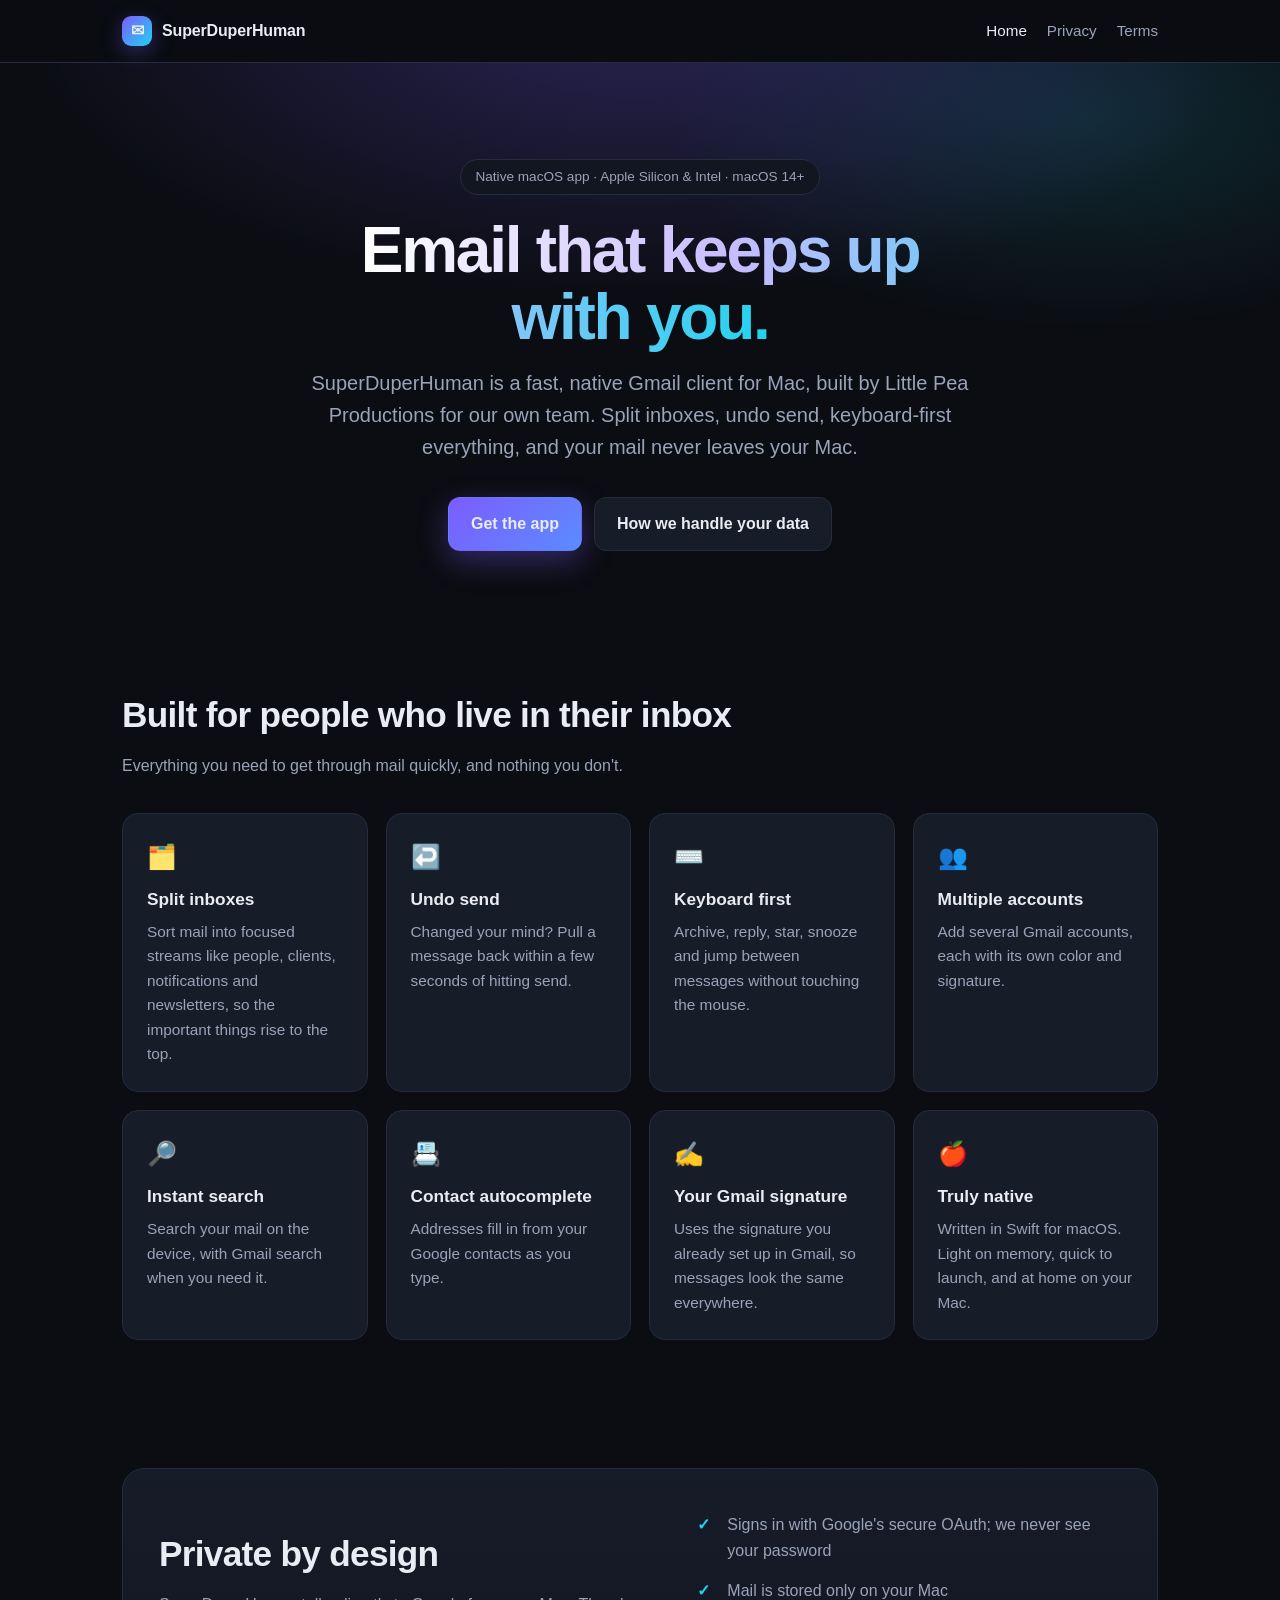
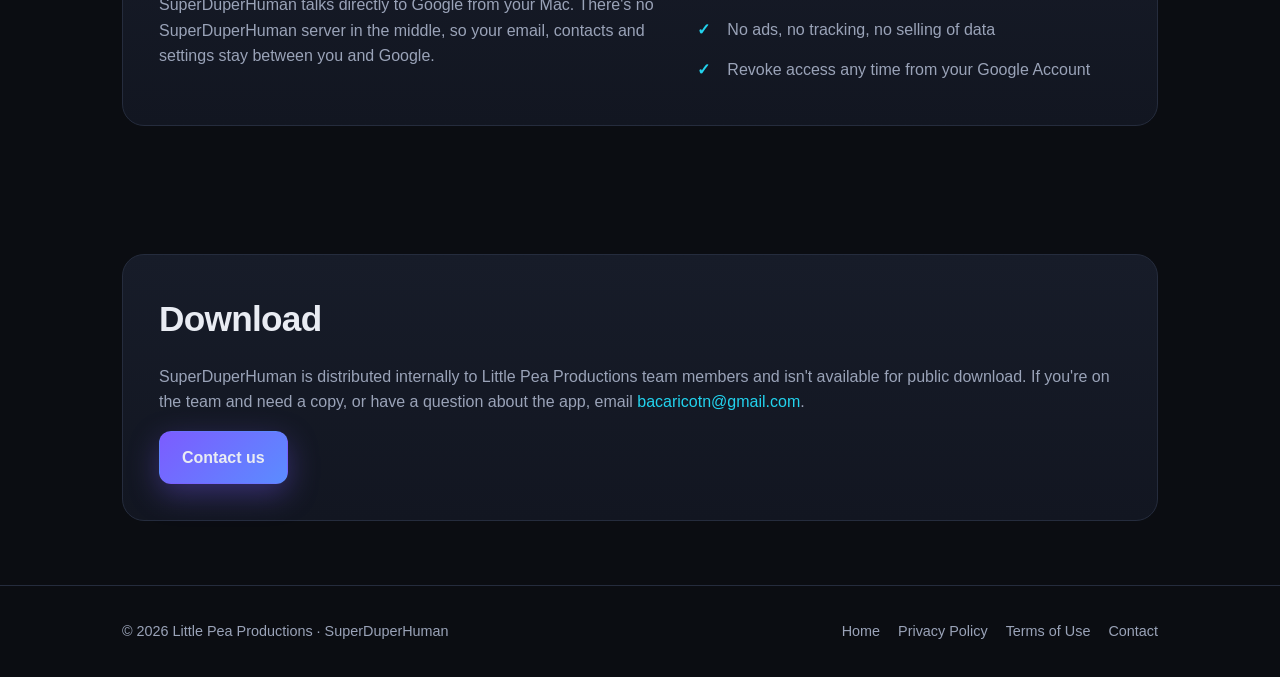
<file: index.html>
<!doctype html>
<html lang="en"><head><meta charset="utf-8"><meta name="viewport" content="width=device-width,initial-scale=1">
<title>SuperDuperHuman — a fast, native Gmail client for Mac</title><meta name="description" content="SuperDuperHuman is a native macOS mail app for Gmail, built by Little Pea Productions.">
<link rel="icon" href="data:image/svg+xml,<svg xmlns=%22http://www.w3.org/2000/svg%22 viewBox=%220 0 100 100%22><text y=%22.9em%22 font-size=%2290%22>✉️</text></svg>">
<link rel="stylesheet" href="style.css"></head><body>
<header class="nav"><div class="wrap"><a class="brand" href="index.html"><span class="logo">✉︎</span><span class="name">SuperDuperHuman</span></a><nav><a href="index.html" class="active">Home</a><a href="privacy.html" >Privacy</a><a href="terms.html" >Terms</a></nav></div></header>
<main>
<div class="hero"><div class="wrap">
<span class="pill">Native macOS app · Apple Silicon &amp; Intel · macOS 14+</span>
<h1><span class="grad">Email that keeps up<br>with you.</span></h1>
<p class="lead">SuperDuperHuman is a fast, native Gmail client for Mac, built by Little Pea Productions for our own team. Split inboxes, undo send, keyboard-first everything, and your mail never leaves your Mac.</p>
<div class="cta"><a class="btn primary" href="#download">Get the app</a><a class="btn" href="privacy.html">How we handle your data</a></div>
</div></div>

<section id="features"><div class="wrap">
<h2>Built for people who live in their inbox</h2>
<p class="sub">Everything you need to get through mail quickly, and nothing you don't.</p>
<div class="grid">
<div class="card"><div class="ic">🗂️</div><h3>Split inboxes</h3><p>Sort mail into focused streams like people, clients, notifications and newsletters, so the important things rise to the top.</p></div>
<div class="card"><div class="ic">↩️</div><h3>Undo send</h3><p>Changed your mind? Pull a message back within a few seconds of hitting send.</p></div>
<div class="card"><div class="ic">⌨️</div><h3>Keyboard first</h3><p>Archive, reply, star, snooze and jump between messages without touching the mouse.</p></div>
<div class="card"><div class="ic">👥</div><h3>Multiple accounts</h3><p>Add several Gmail accounts, each with its own color and signature.</p></div>
<div class="card"><div class="ic">🔎</div><h3>Instant search</h3><p>Search your mail on the device, with Gmail search when you need it.</p></div>
<div class="card"><div class="ic">📇</div><h3>Contact autocomplete</h3><p>Addresses fill in from your Google contacts as you type.</p></div>
<div class="card"><div class="ic">✍️</div><h3>Your Gmail signature</h3><p>Uses the signature you already set up in Gmail, so messages look the same everywhere.</p></div>
<div class="card"><div class="ic">🍎</div><h3>Truly native</h3><p>Written in Swift for macOS. Light on memory, quick to launch, and at home on your Mac.</p></div>
</div></div></section>

<section><div class="wrap"><div class="panel split">
<div><h2>Private by design</h2><p class="sub" style="margin-bottom:0">SuperDuperHuman talks directly to Google from your Mac. There's no SuperDuperHuman server in the middle, so your email, contacts and settings stay between you and Google.</p></div>
<ul class="check"><li>Signs in with Google's secure OAuth; we never see your password</li><li>Mail is stored only on your Mac</li><li>No ads, no tracking, no selling of data</li><li>Revoke access any time from your Google Account</li></ul>
</div></div></section>

<section id="download"><div class="wrap"><div class="panel">
<h2>Download</h2>
<p style="color:var(--muted)">SuperDuperHuman is distributed internally to Little Pea Productions team members and isn't available for public download. If you're on the team and need a copy, or have a question about the app, email <a href="mailto:bacaricotn@gmail.com">bacaricotn@gmail.com</a>.</p>
<a class="btn primary" href="mailto:bacaricotn@gmail.com?subject=SuperDuperHuman">Contact us</a>
</div></div></section>
</main>
<footer><div class="wrap"><div>© 2026 Little Pea Productions · SuperDuperHuman</div><div><a href="index.html">Home</a><a href="privacy.html">Privacy Policy</a><a href="terms.html">Terms of Use</a><a href="mailto:bacaricotn@gmail.com">Contact</a></div></div></footer>
</body></html>
</file>
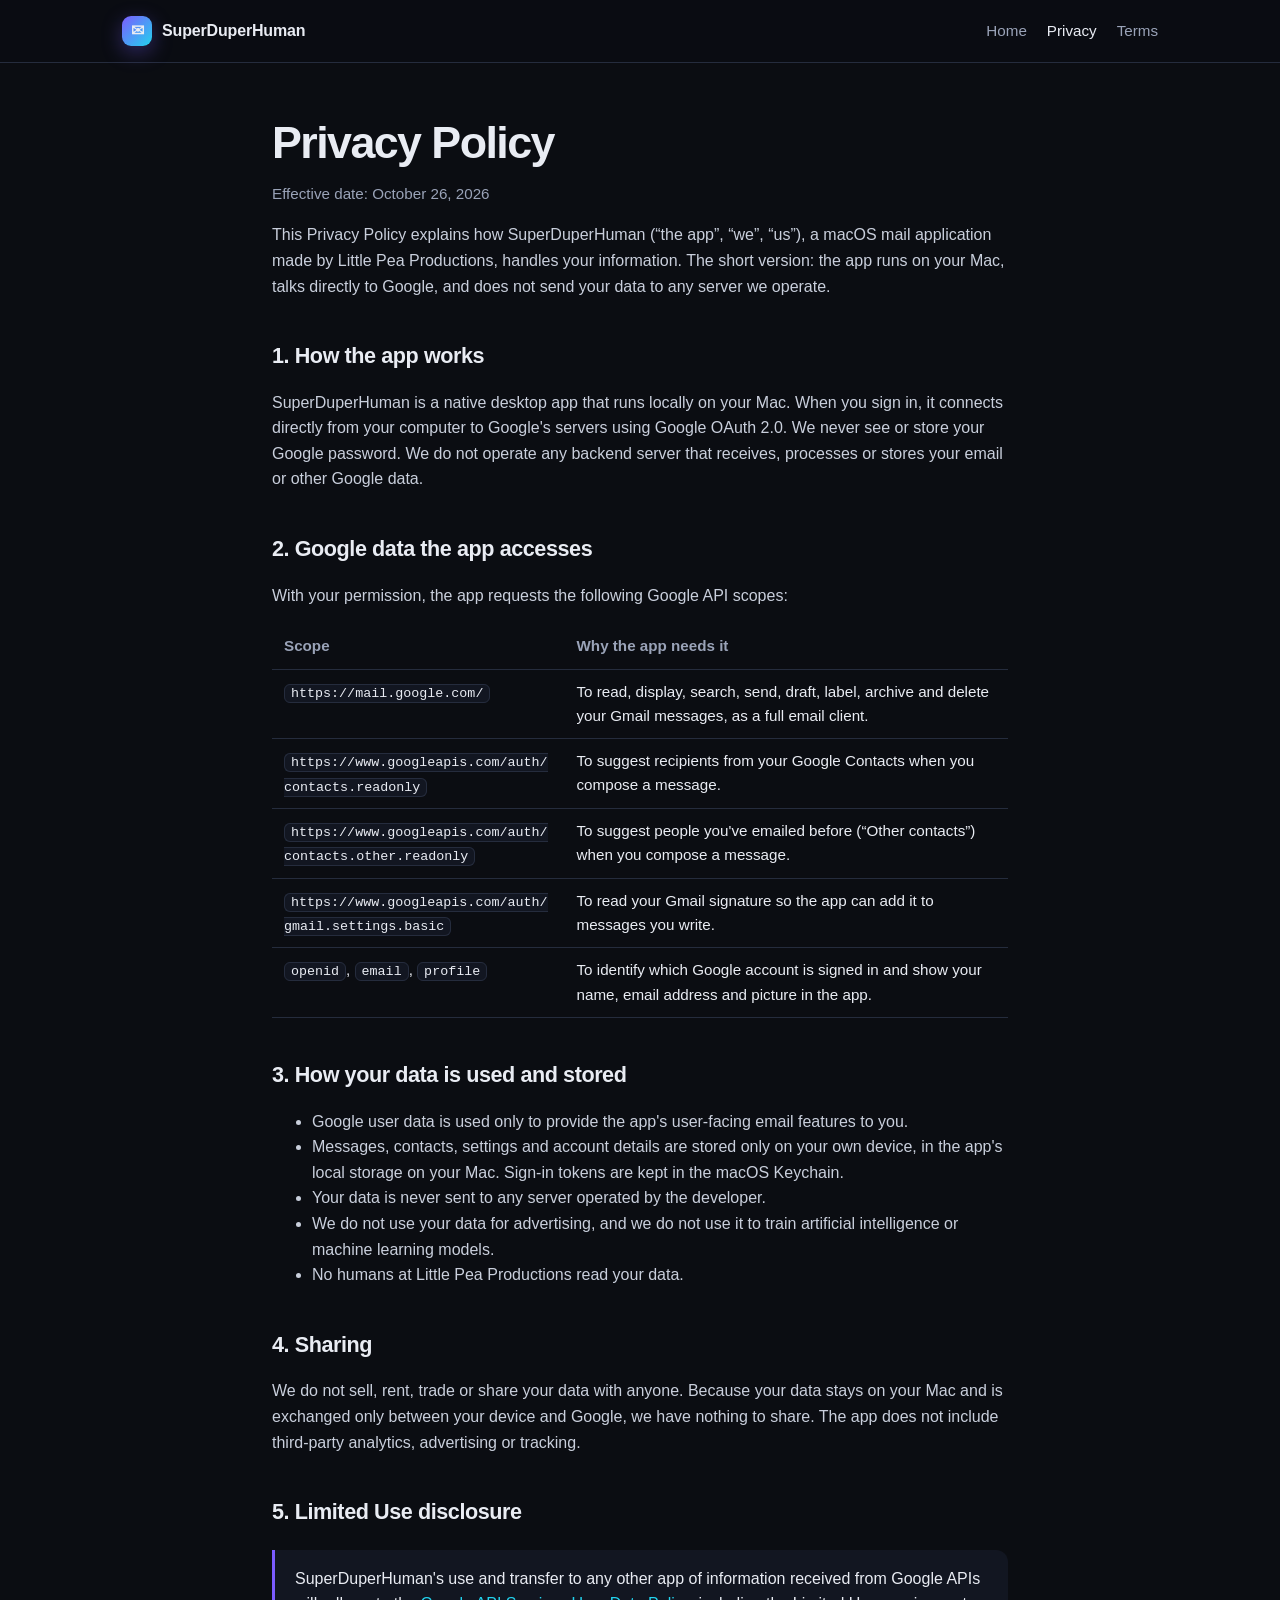
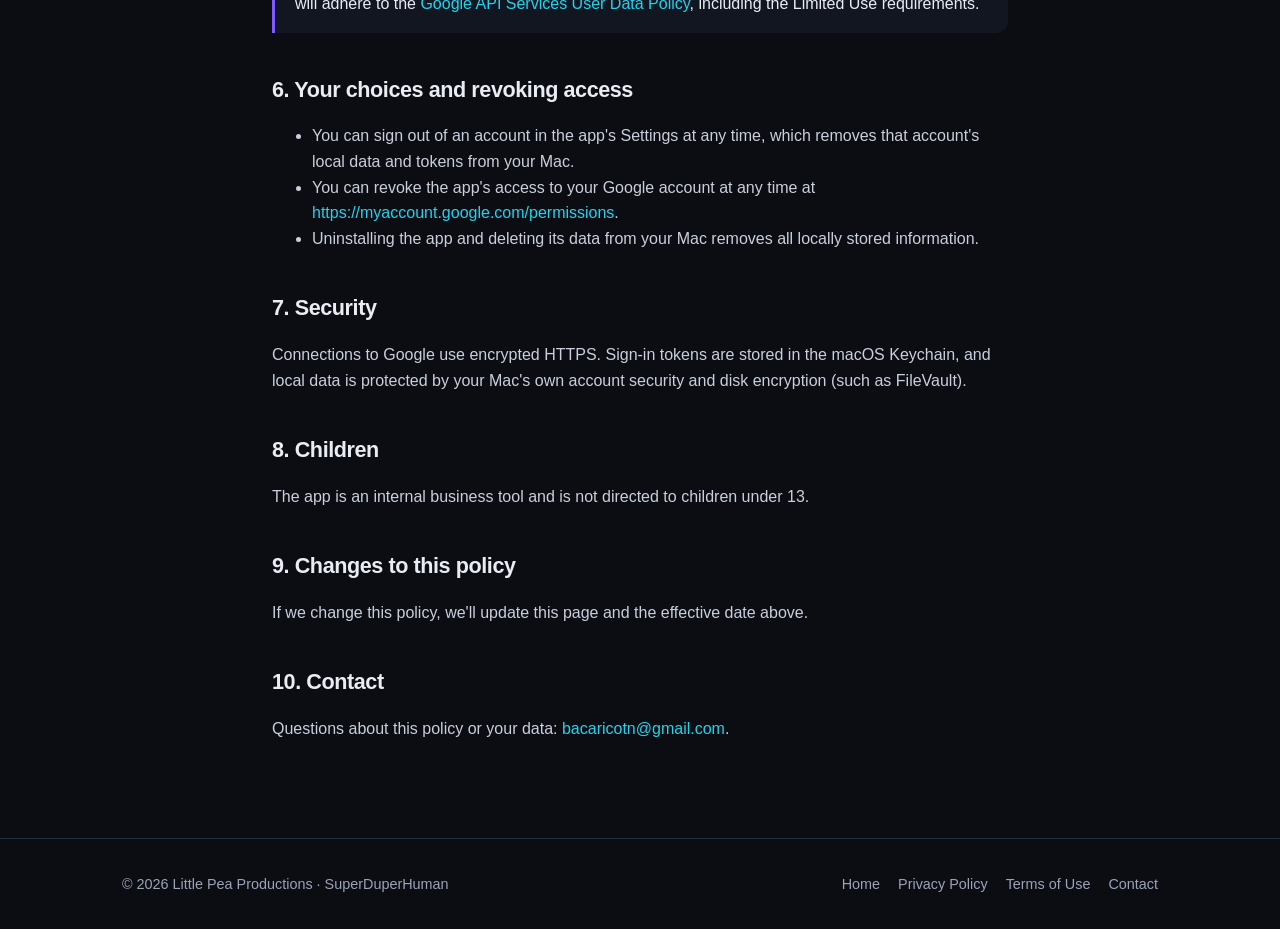
<file: privacy.html>
<!doctype html>
<html lang="en"><head><meta charset="utf-8"><meta name="viewport" content="width=device-width,initial-scale=1">
<title>Privacy Policy — SuperDuperHuman</title><meta name="description" content="Privacy Policy for the SuperDuperHuman macOS mail app.">
<link rel="icon" href="data:image/svg+xml,<svg xmlns=%22http://www.w3.org/2000/svg%22 viewBox=%220 0 100 100%22><text y=%22.9em%22 font-size=%2290%22>✉️</text></svg>">
<link rel="stylesheet" href="style.css"></head><body>
<header class="nav"><div class="wrap"><a class="brand" href="index.html"><span class="logo">✉︎</span><span class="name">SuperDuperHuman</span></a><nav><a href="index.html" >Home</a><a href="privacy.html" class="active">Privacy</a><a href="terms.html" >Terms</a></nav></div></header>
<main class="wrap doc">
<h1>Privacy Policy</h1>
<p class="meta">Effective date: October 26, 2026</p>
<p>This Privacy Policy explains how SuperDuperHuman (“the app”, “we”, “us”), a macOS mail application made by Little Pea Productions, handles your information. The short version: the app runs on your Mac, talks directly to Google, and does not send your data to any server we operate.</p>

<h2>1. How the app works</h2>
<p>SuperDuperHuman is a native desktop app that runs locally on your Mac. When you sign in, it connects directly from your computer to Google's servers using Google OAuth 2.0. We never see or store your Google password. We do not operate any backend server that receives, processes or stores your email or other Google data.</p>

<h2>2. Google data the app accesses</h2>
<p>With your permission, the app requests the following Google API scopes:</p>
<table><thead><tr><th>Scope</th><th>Why the app needs it</th></tr></thead><tbody>
<tr><td><code>https://mail.google.com/</code></td><td>To read, display, search, send, draft, label, archive and delete your Gmail messages, as a full email client.</td></tr>
<tr><td><code>https://www.googleapis.com/auth/contacts.readonly</code></td><td>To suggest recipients from your Google Contacts when you compose a message.</td></tr>
<tr><td><code>https://www.googleapis.com/auth/contacts.other.readonly</code></td><td>To suggest people you've emailed before (“Other contacts”) when you compose a message.</td></tr>
<tr><td><code>https://www.googleapis.com/auth/gmail.settings.basic</code></td><td>To read your Gmail signature so the app can add it to messages you write.</td></tr>
<tr><td><code>openid</code>, <code>email</code>, <code>profile</code></td><td>To identify which Google account is signed in and show your name, email address and picture in the app.</td></tr>
</tbody></table>

<h2>3. How your data is used and stored</h2>
<ul>
<li>Google user data is used only to provide the app's user-facing email features to you.</li>
<li>Messages, contacts, settings and account details are stored only on your own device, in the app's local storage on your Mac. Sign-in tokens are kept in the macOS Keychain.</li>
<li>Your data is never sent to any server operated by the developer.</li>
<li>We do not use your data for advertising, and we do not use it to train artificial intelligence or machine learning models.</li>
<li>No humans at Little Pea Productions read your data.</li>
</ul>

<h2>4. Sharing</h2>
<p>We do not sell, rent, trade or share your data with anyone. Because your data stays on your Mac and is exchanged only between your device and Google, we have nothing to share. The app does not include third-party analytics, advertising or tracking.</p>

<h2>5. Limited Use disclosure</h2>
<div class="callout">SuperDuperHuman's use and transfer to any other app of information received from Google APIs will adhere to the <a href="https://developers.google.com/terms/api-services-user-data-policy">Google API Services User Data Policy</a>, including the Limited Use requirements.</div>

<h2>6. Your choices and revoking access</h2>
<ul>
<li>You can sign out of an account in the app's Settings at any time, which removes that account's local data and tokens from your Mac.</li>
<li>You can revoke the app's access to your Google account at any time at <a href="https://myaccount.google.com/permissions">https://myaccount.google.com/permissions</a>.</li>
<li>Uninstalling the app and deleting its data from your Mac removes all locally stored information.</li>
</ul>

<h2>7. Security</h2>
<p>Connections to Google use encrypted HTTPS. Sign-in tokens are stored in the macOS Keychain, and local data is protected by your Mac's own account security and disk encryption (such as FileVault).</p>

<h2>8. Children</h2>
<p>The app is an internal business tool and is not directed to children under 13.</p>

<h2>9. Changes to this policy</h2>
<p>If we change this policy, we'll update this page and the effective date above.</p>

<h2>10. Contact</h2>
<p>Questions about this policy or your data: <a href="mailto:bacaricotn@gmail.com">bacaricotn@gmail.com</a>.</p>
</main>
<footer><div class="wrap"><div>© 2026 Little Pea Productions · SuperDuperHuman</div><div><a href="index.html">Home</a><a href="privacy.html">Privacy Policy</a><a href="terms.html">Terms of Use</a><a href="mailto:bacaricotn@gmail.com">Contact</a></div></div></footer>
</body></html>
</file>
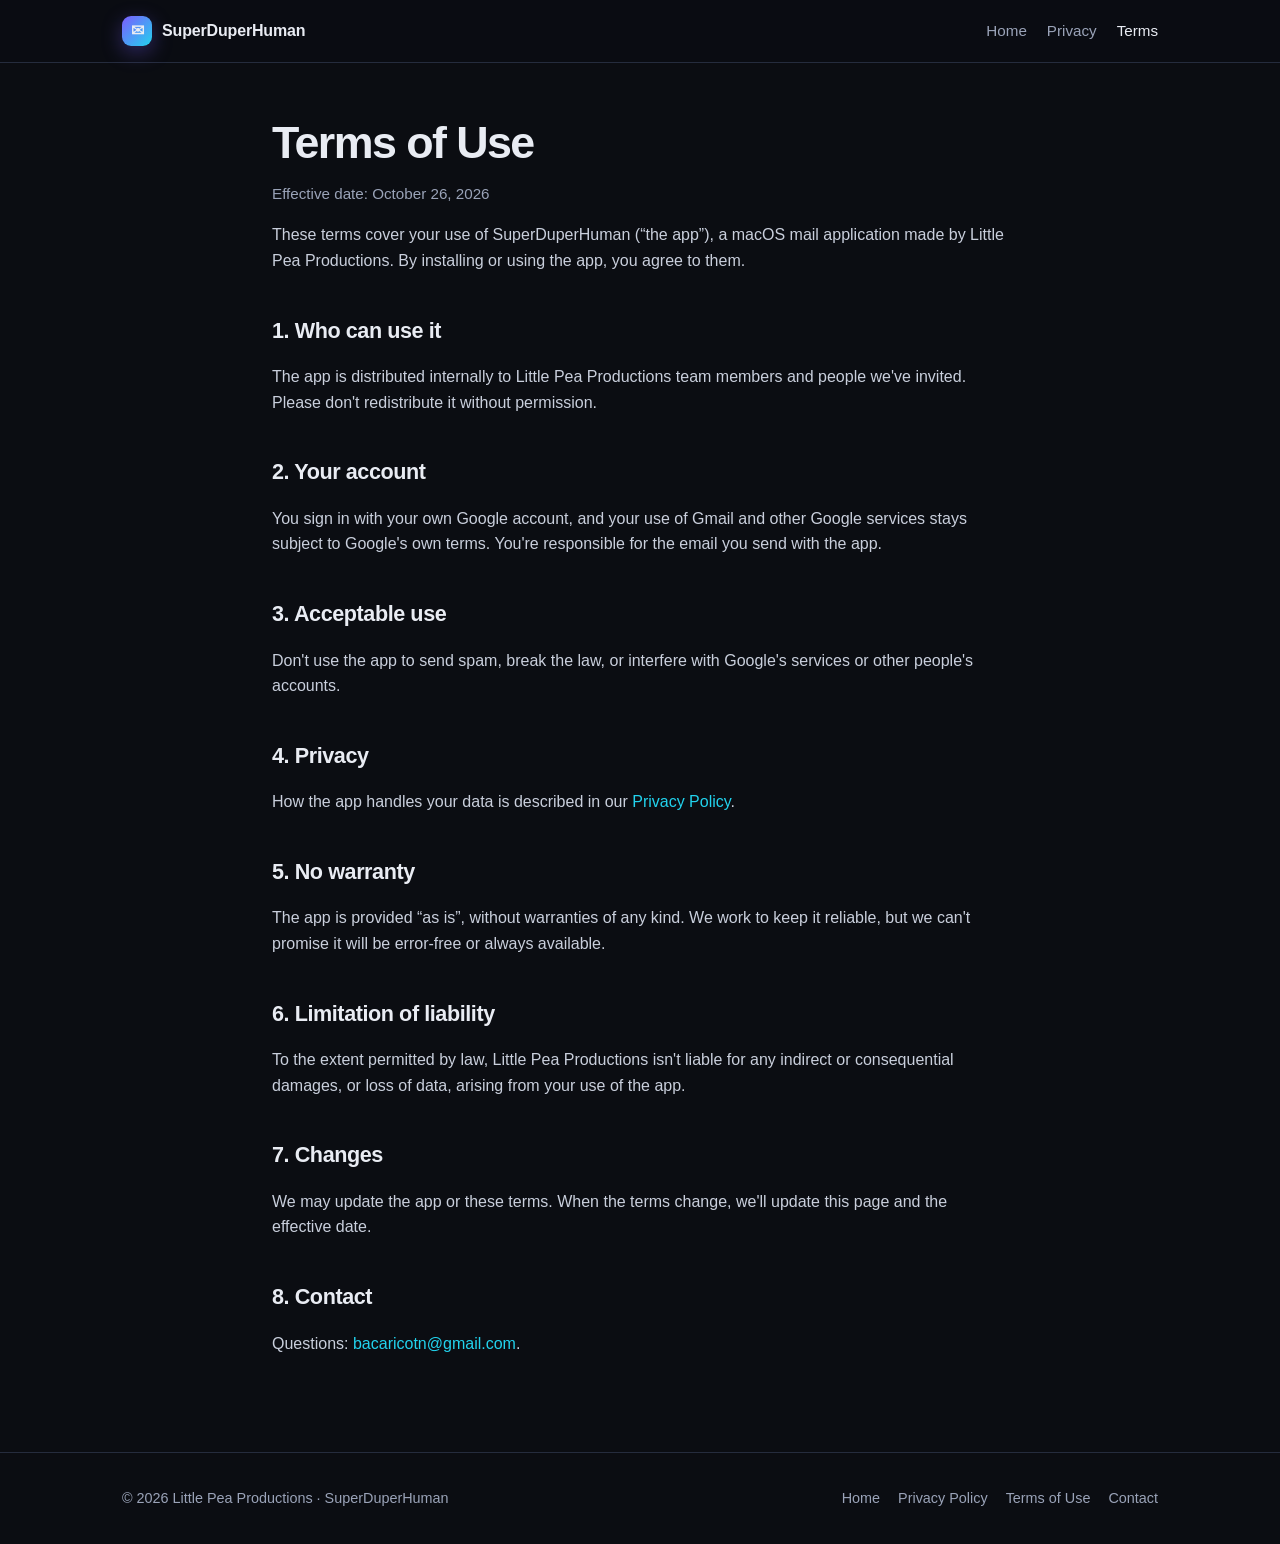
<file: terms.html>
<!doctype html>
<html lang="en"><head><meta charset="utf-8"><meta name="viewport" content="width=device-width,initial-scale=1">
<title>Terms of Use — SuperDuperHuman</title><meta name="description" content="Terms of Use for the SuperDuperHuman macOS mail app.">
<link rel="icon" href="data:image/svg+xml,<svg xmlns=%22http://www.w3.org/2000/svg%22 viewBox=%220 0 100 100%22><text y=%22.9em%22 font-size=%2290%22>✉️</text></svg>">
<link rel="stylesheet" href="style.css"></head><body>
<header class="nav"><div class="wrap"><a class="brand" href="index.html"><span class="logo">✉︎</span><span class="name">SuperDuperHuman</span></a><nav><a href="index.html" >Home</a><a href="privacy.html" >Privacy</a><a href="terms.html" class="active">Terms</a></nav></div></header>
<main class="wrap doc">
<h1>Terms of Use</h1>
<p class="meta">Effective date: October 26, 2026</p>
<p>These terms cover your use of SuperDuperHuman (“the app”), a macOS mail application made by Little Pea Productions. By installing or using the app, you agree to them.</p>
<h2>1. Who can use it</h2>
<p>The app is distributed internally to Little Pea Productions team members and people we've invited. Please don't redistribute it without permission.</p>
<h2>2. Your account</h2>
<p>You sign in with your own Google account, and your use of Gmail and other Google services stays subject to Google's own terms. You're responsible for the email you send with the app.</p>
<h2>3. Acceptable use</h2>
<p>Don't use the app to send spam, break the law, or interfere with Google's services or other people's accounts.</p>
<h2>4. Privacy</h2>
<p>How the app handles your data is described in our <a href="privacy.html">Privacy Policy</a>.</p>
<h2>5. No warranty</h2>
<p>The app is provided “as is”, without warranties of any kind. We work to keep it reliable, but we can't promise it will be error-free or always available.</p>
<h2>6. Limitation of liability</h2>
<p>To the extent permitted by law, Little Pea Productions isn't liable for any indirect or consequential damages, or loss of data, arising from your use of the app.</p>
<h2>7. Changes</h2>
<p>We may update the app or these terms. When the terms change, we'll update this page and the effective date.</p>
<h2>8. Contact</h2>
<p>Questions: <a href="mailto:bacaricotn@gmail.com">bacaricotn@gmail.com</a>.</p>
</main>
<footer><div class="wrap"><div>© 2026 Little Pea Productions · SuperDuperHuman</div><div><a href="index.html">Home</a><a href="privacy.html">Privacy Policy</a><a href="terms.html">Terms of Use</a><a href="mailto:bacaricotn@gmail.com">Contact</a></div></div></footer>
</body></html>
</file>
<file: style.css>
:root{--bg:#0b0d12;--bg2:#121621;--card:#171c29;--line:#252c3d;--text:#e9ecf3;--muted:#9aa3b8;--accent:#7c5cff;--accent2:#22d3ee;--radius:16px}
*{box-sizing:border-box}
html{scroll-behavior:smooth}
body{margin:0;font-family:-apple-system,BlinkMacSystemFont,"SF Pro Text","Inter","Segoe UI",Roboto,Helvetica,Arial,sans-serif;background:var(--bg);color:var(--text);line-height:1.6;-webkit-font-smoothing:antialiased}
a{color:var(--accent2);text-decoration:none}a:hover{text-decoration:underline}
.wrap{max-width:1080px;margin:0 auto;padding:0 22px}
header.nav{position:sticky;top:0;z-index:10;background:rgba(11,13,18,.78);backdrop-filter:saturate(160%) blur(14px);-webkit-backdrop-filter:saturate(160%) blur(14px);border-bottom:1px solid var(--line)}
header.nav .wrap{display:flex;align-items:center;justify-content:space-between;height:62px}
.brand{display:flex;align-items:center;gap:10px;font-weight:700;color:var(--text);letter-spacing:-.01em}
.brand:hover{text-decoration:none}
.logo{width:30px;height:30px;border-radius:9px;background:linear-gradient(135deg,var(--accent),var(--accent2));display:grid;place-items:center;font-size:16px;box-shadow:0 6px 20px rgba(124,92,255,.35)}
nav a{color:var(--muted);margin-left:20px;font-size:.95rem}nav a:hover,nav a.active{color:var(--text);text-decoration:none}
.hero{padding:96px 0 72px;text-align:center;background:radial-gradient(900px 420px at 50% -10%,rgba(124,92,255,.28),transparent 70%),radial-gradient(600px 300px at 85% 10%,rgba(34,211,238,.14),transparent 70%)}
.pill{display:inline-block;padding:6px 14px;border:1px solid var(--line);border-radius:999px;color:var(--muted);font-size:.85rem;background:var(--bg2)}
h1{font-size:clamp(2.3rem,6vw,4rem);line-height:1.05;letter-spacing:-.035em;margin:22px 0 16px}
.grad{background:linear-gradient(90deg,#fff,#c9bcff 45%,var(--accent2));-webkit-background-clip:text;background-clip:text;color:transparent}
.lead{font-size:clamp(1.05rem,2.2vw,1.25rem);color:var(--muted);max-width:680px;margin:0 auto}
.cta{margin-top:34px;display:flex;gap:12px;justify-content:center;flex-wrap:wrap}
.btn{display:inline-block;padding:13px 22px;border-radius:12px;font-weight:600;border:1px solid var(--line);color:var(--text);background:var(--card)}
.btn.primary{background:linear-gradient(135deg,var(--accent),#5b8cff);border-color:transparent;box-shadow:0 10px 30px rgba(124,92,255,.35)}
.btn:hover{text-decoration:none;transform:translateY(-1px)}
section{padding:64px 0}
h2{font-size:clamp(1.6rem,3.5vw,2.2rem);letter-spacing:-.02em;margin:0 0 10px}
.sub{color:var(--muted);margin:0 0 34px}
.grid{display:grid;grid-template-columns:repeat(auto-fit,minmax(240px,1fr));gap:18px}
.card{background:var(--card);border:1px solid var(--line);border-radius:var(--radius);padding:24px}
.card .ic{font-size:1.5rem;margin-bottom:10px}
.card h3{margin:0 0 6px;font-size:1.08rem}
.card p{margin:0;color:var(--muted);font-size:.96rem}
.panel{background:linear-gradient(180deg,var(--card),var(--bg2));border:1px solid var(--line);border-radius:22px;padding:36px}
.panel.split{display:grid;grid-template-columns:1.2fr 1fr;gap:30px;align-items:center}
.check{list-style:none;padding:0;margin:0}.check li{padding:7px 0 7px 30px;position:relative;color:var(--muted)}
.check li:before{content:"✓";position:absolute;left:0;color:var(--accent2);font-weight:700}
.doc{max-width:780px;padding:56px 22px 80px}
.doc h1{font-size:clamp(2rem,5vw,2.8rem);margin-top:0}
.doc h2{font-size:1.35rem;margin-top:40px}
.doc p,.doc li{color:#c9cfdc}
.doc .meta{color:var(--muted);font-size:.95rem}
.doc code{background:var(--bg2);border:1px solid var(--line);border-radius:6px;padding:1px 6px;font-size:.88em;word-break:break-all}
.callout{border-left:3px solid var(--accent);background:var(--bg2);padding:16px 20px;border-radius:0 12px 12px 0;margin:20px 0}
table{width:100%;border-collapse:collapse;margin:14px 0;font-size:.95rem}
th,td{text-align:left;padding:10px 12px;border-bottom:1px solid var(--line);vertical-align:top}
th{color:var(--muted);font-weight:600}
footer{border-top:1px solid var(--line);padding:34px 0;color:var(--muted);font-size:.9rem}
footer .wrap{display:flex;justify-content:space-between;flex-wrap:wrap;gap:12px}
footer a{color:var(--muted);margin-left:18px}footer a:first-child{margin-left:0}
@media (max-width:720px){nav a{margin-left:14px;font-size:.9rem}.panel.split{grid-template-columns:1fr}.hero{padding:70px 0 50px}section{padding:48px 0}.brand span.name{display:none}table,thead,tbody,tr,th,td{display:block}thead{display:none}td{border:none;padding:4px 0}tr{border-bottom:1px solid var(--line);padding:10px 0}}
</file>
